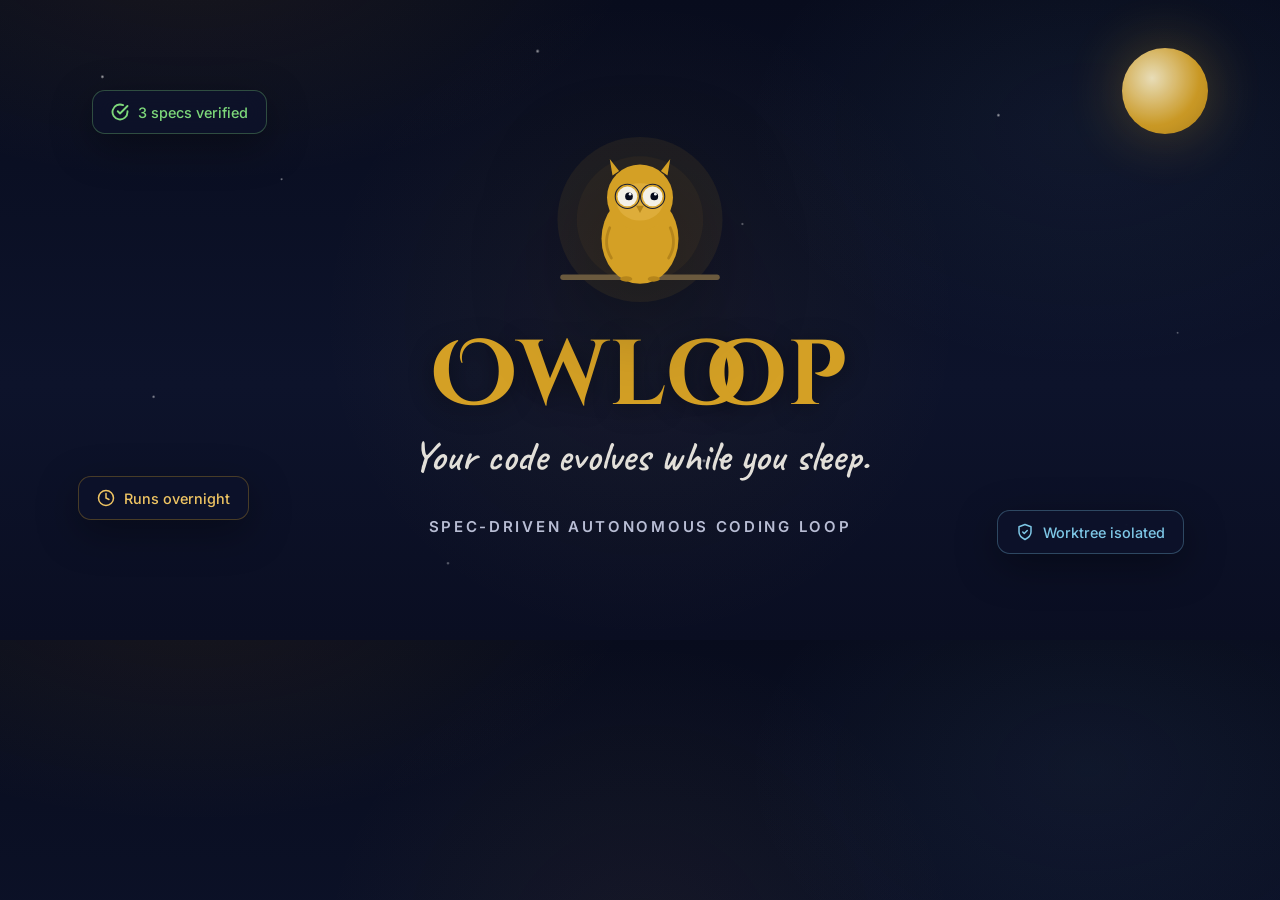
<file: .github/social-preview.html>
<!DOCTYPE html>
<html lang="en">
<head>
  <meta charset="UTF-8">
  <meta name="viewport" content="width=device-width, initial-scale=1.0">
  <title>owloop social preview</title>
  <link rel="preconnect" href="https://fonts.googleapis.com">
  <link rel="preconnect" href="https://fonts.gstatic.com" crossorigin>
  <link href="https://fonts.googleapis.com/css2?family=Caveat:wght@500;600;700&family=Cinzel+Decorative:wght@400;700;900&family=Inter:wght@400;500;600;700&display=swap" rel="stylesheet">
  <style>
    * { box-sizing: border-box; margin: 0; padding: 0; }
    body {
      width: 1280px;
      height: 640px;
      background:
        radial-gradient(ellipse 70vw 55vh at 15% -10%, rgba(212, 160, 37, 0.08), transparent 50%),
        radial-gradient(ellipse 60vw 60vh at 85% 20%, rgba(126, 199, 230, 0.05), transparent 45%),
        radial-gradient(circle at 50% 50%, rgba(212, 160, 37, 0.05) 0%, transparent 45%),
        linear-gradient(180deg, #080c1d 0%, #0d132b 60%, #0a0e22 100%);
      color: #f4f1e8;
      font-family: "Inter", system-ui, sans-serif;
      display: flex;
      flex-direction: column;
      align-items: center;
      justify-content: center;
      position: relative;
      overflow: hidden;
    }

    .stars {
      position: absolute;
      inset: 0;
      background-image:
        radial-gradient(2px 2px at 8% 12%, rgba(255,255,255,0.9), transparent),
        radial-gradient(1.5px 1.5px at 22% 28%, rgba(255,255,255,0.7), transparent),
        radial-gradient(2.2px 2.2px at 42% 8%, rgba(255,255,255,0.8), transparent),
        radial-gradient(1.6px 1.6px at 58% 35%, rgba(255,255,255,0.6), transparent),
        radial-gradient(2px 2px at 78% 18%, rgba(255,255,255,0.85), transparent),
        radial-gradient(1.4px 1.4px at 92% 52%, rgba(255,255,255,0.55), transparent),
        radial-gradient(1.8px 1.8px at 12% 62%, rgba(255,255,255,0.75), transparent),
        radial-gradient(2.1px 2.1px at 55% 72%, rgba(255,255,255,0.8), transparent),
        radial-gradient(1.5px 1.5px at 88% 82%, rgba(255,255,255,0.65), transparent),
        radial-gradient(1.8px 1.8px at 35% 88%, rgba(255,255,255,0.6), transparent);
      background-size: 100% 100%;
      opacity: 0.75;
      pointer-events: none;
    }

    .moon {
      position: absolute;
      top: 48px;
      right: 72px;
      width: 86px;
      height: 86px;
      border-radius: 50%;
      background: radial-gradient(circle at 35% 35%, #f4e8c0 0%, #d4a025 60%, #b5851b 100%);
      box-shadow: 0 0 60px rgba(212, 160, 37, 0.35);
      opacity: 0.95;
    }

    .content {
      position: relative;
      z-index: 2;
      display: flex;
      flex-direction: column;
      align-items: center;
      text-align: center;
    }

    .owl-wrap {
      width: 220px;
      height: 220px;
      margin-bottom: 6px;
      filter: drop-shadow(0 24px 48px rgba(0, 0, 0, 0.5));
    }

    .owl-wrap svg { width: 100%; height: 100%; }

    .brand {
      font-family: "Cinzel Decorative", Georgia, "Times New Roman", serif;
      font-size: 92px;
      font-weight: 700;
      color: #d4a025;
      letter-spacing: 0.02em;
      line-height: 1;
      margin-bottom: 10px;
      text-shadow: 0 4px 24px rgba(0, 0, 0, 0.4);
    }

    .tagline {
      font-family: "Caveat", "Brush Script MT", cursive;
      font-size: 42px;
      font-weight: 600;
      color: #f4f1e8;
      opacity: 0.92;
      line-height: 1.2;
      margin-bottom: 34px;
    }

    .subtitle {
      font-family: "Inter", system-ui, sans-serif;
      font-size: 15px;
      font-weight: 600;
      letter-spacing: 0.18em;
      text-transform: uppercase;
      color: #b8bdd4;
    }

    .float-cards {
      position: absolute;
      inset: 0;
      pointer-events: none;
      z-index: 3;
    }

    .float-card {
      position: absolute;
      display: flex;
      align-items: center;
      gap: 0.6rem;
      padding: 0.75rem 1.1rem;
      background: rgba(13, 19, 43, 0.78);
      border: 1px solid rgba(255, 255, 255, 0.1);
      border-radius: 0.8rem;
      backdrop-filter: blur(12px);
      box-shadow: 0 12px 40px rgba(0, 0, 0, 0.35);
      font-size: 0.9rem;
      color: #f4f1e8;
      font-weight: 500;
    }

    .float-card svg { width: 18px; height: 18px; flex-shrink: 0; }
    .float-card.success { color: #7dd87a; border-color: rgba(125, 216, 122, 0.3); }
    .float-card.amber { color: #f0c563; border-color: rgba(212, 160, 37, 0.3); }
    .float-card.cyan { color: #7ec7e6; border-color: rgba(126, 199, 230, 0.3); }

    .float-card-1 { top: 90px; left: 92px; }
    .float-card-2 { bottom: 120px; left: 78px; }
    .float-card-3 { bottom: 86px; right: 96px; }
  </style>
</head>
<body>
  <div class="stars" aria-hidden="true"></div>
  <div class="moon" aria-hidden="true"></div>

  <div class="float-cards" aria-hidden="true">
    <div class="float-card success float-card-1">
      <svg viewBox="0 0 24 24" fill="none" stroke="currentColor" stroke-width="2.5" stroke-linecap="round" stroke-linejoin="round"><path d="M22 11.08V12a10 10 0 1 1-5.93-9.14"/><polyline points="22 4 12 14.01 9 11.01"/></svg>
      <span>3 specs verified</span>
    </div>
    <div class="float-card amber float-card-2">
      <svg viewBox="0 0 24 24" fill="none" stroke="currentColor" stroke-width="2" stroke-linecap="round" stroke-linejoin="round"><circle cx="12" cy="12" r="10"/><polyline points="12 6 12 12 16 14"/></svg>
      <span>Runs overnight</span>
    </div>
    <div class="float-card cyan float-card-3">
      <svg viewBox="0 0 24 24" fill="none" stroke="currentColor" stroke-width="2" stroke-linecap="round" stroke-linejoin="round"><path d="M12 22s8-4 8-10V5l-8-3-8 3v7c0 6 8 10 8 10z"/><path d="M9 12l2 2 4-4"/></svg>
      <span>Worktree isolated</span>
    </div>
  </div>

  <div class="content">
    <div class="owl-wrap">
      <svg viewBox="0 0 400 400" xmlns="http://www.w3.org/2000/svg">
        <!-- Moon glow behind owl -->
        <circle cx="200" cy="210" r="150" fill="rgba(212, 160, 37, 0.08)"/>
        <circle cx="200" cy="210" r="115" fill="rgba(212, 160, 37, 0.05)"/>

        <!-- Branch -->
        <line x1="60" y1="315" x2="340" y2="315" stroke="#6b5a3e" stroke-width="10" stroke-linecap="round"/>

        <!-- Body -->
        <ellipse cx="200" cy="245" rx="70" ry="82" fill="#d4a025"/>

        <!-- Wing suggestion -->
        <path d="M145 225 Q132 255 148 280" stroke="#b5851b" stroke-width="5" fill="none" stroke-linecap="round"/>
        <path d="M255 225 Q268 255 252 280" stroke="#b5851b" stroke-width="5" fill="none" stroke-linecap="round"/>

        <!-- Feet -->
        <ellipse cx="175" cy="318" rx="11" ry="5" fill="#b5851b"/>
        <ellipse cx="225" cy="318" rx="11" ry="5" fill="#b5851b"/>

        <!-- Head -->
        <circle cx="200" cy="170" r="60" fill="#d4a025"/>

        <!-- Ear tufts -->
        <path d="M150 130 L145 100 L162 122 Z" fill="#d4a025"/>
        <path d="M250 130 L255 100 L238 122 Z" fill="#d4a025"/>

        <!-- Face disc -->
        <ellipse cx="200" cy="178" rx="42" ry="34" fill="#f0c563" opacity="0.35"/>

        <!-- Subtle round glasses (Harry Potter reference) -->
        <circle cx="177" cy="168" r="22" fill="none" stroke="#1a1e33" stroke-width="2"/>
        <circle cx="223" cy="168" r="22" fill="none" stroke="#1a1e33" stroke-width="2"/>
        <line x1="199" y1="168" x2="201" y2="168" stroke="#1a1e33" stroke-width="2"/>

        <!-- Eyes -->
        <circle cx="177" cy="168" r="18" fill="#f4f1e8"/>
        <circle cx="223" cy="168" r="18" fill="#f4f1e8"/>
        <circle cx="180" cy="168" r="7" fill="#080c1d"/>
        <circle cx="226" cy="168" r="7" fill="#080c1d"/>
        <circle cx="182" cy="164" r="2.5" fill="#ffffff" opacity="0.95"/>
        <circle cx="228" cy="164" r="2.5" fill="#ffffff" opacity="0.95"/>

        <!-- Beak -->
        <path d="M193 185 L200 198 L207 185 Z" fill="#b5851b"/>
      </svg>
    </div>
    <h1 class="brand">Owloop</h1>
    <p class="tagline">Your code evolves while you sleep.</p>
    <p class="subtitle">Spec-driven autonomous coding loop</p>
  </div>
</body>
</html>
</file>
